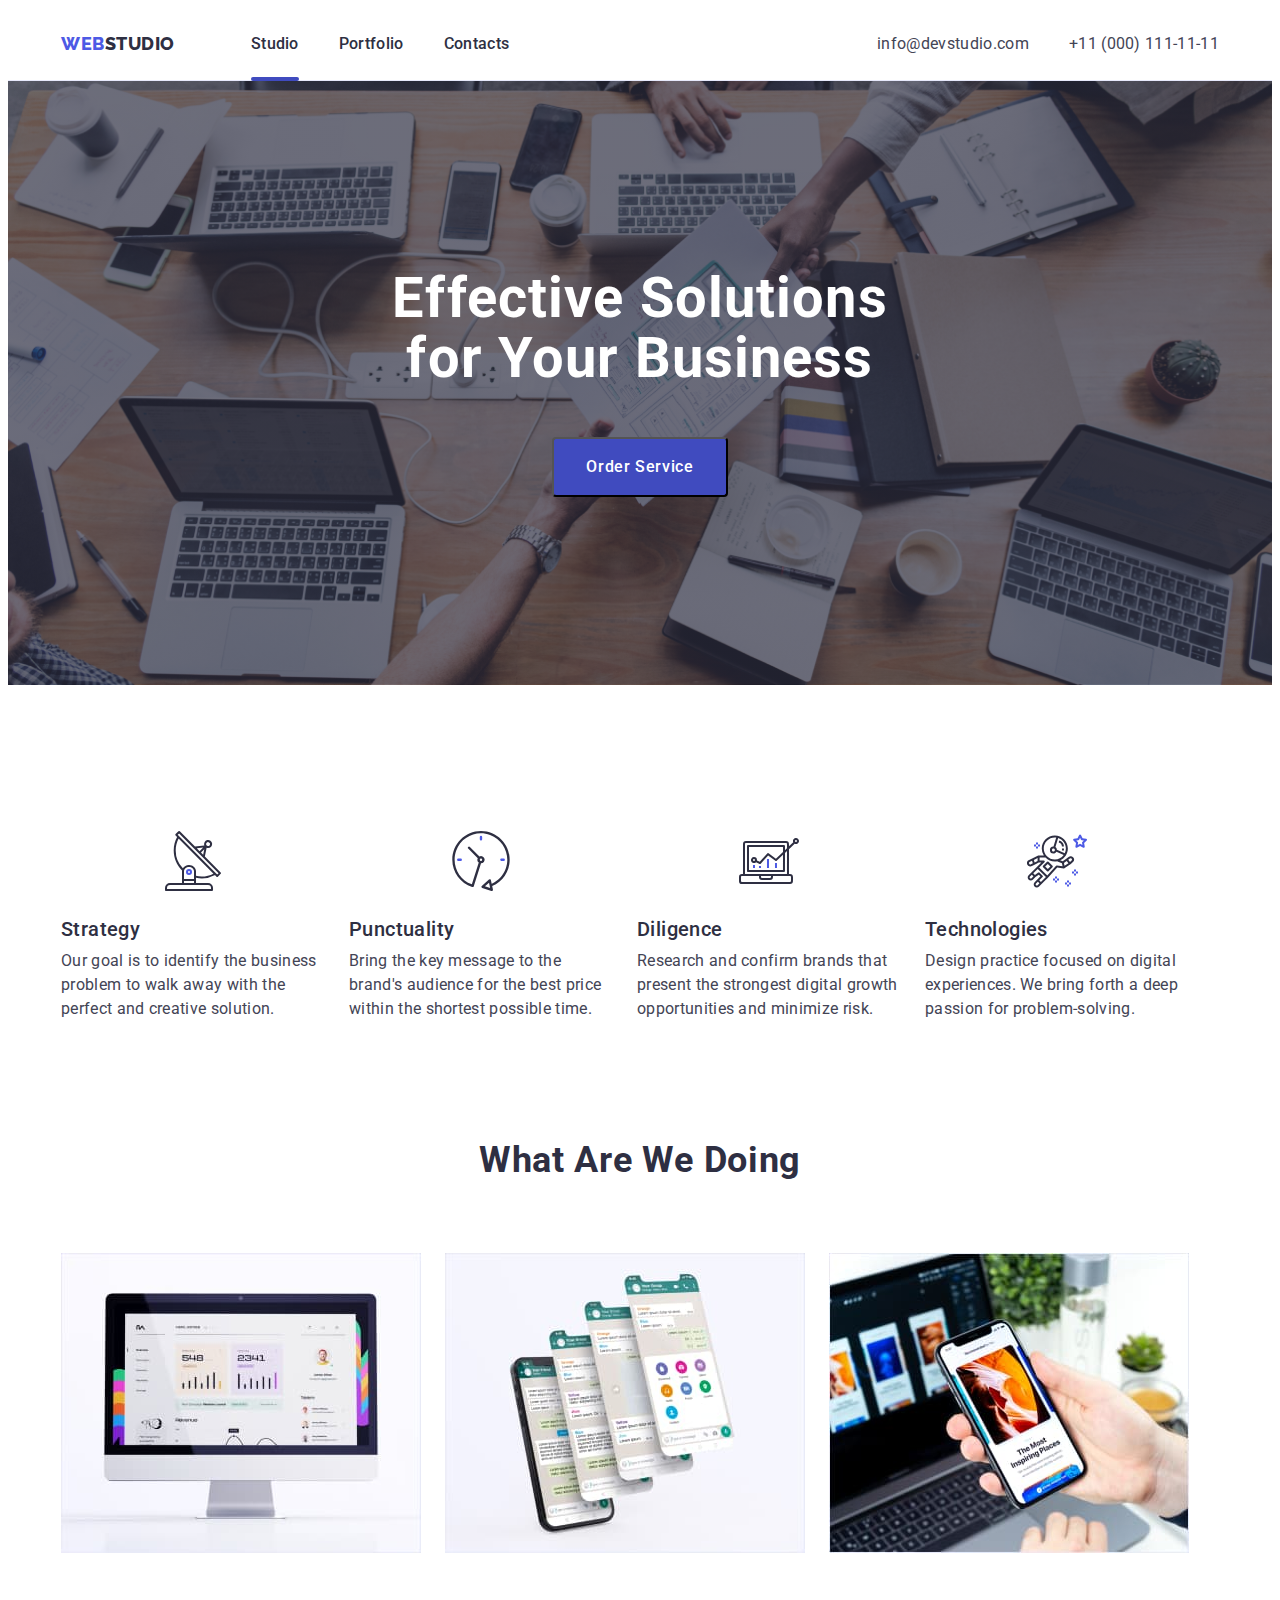
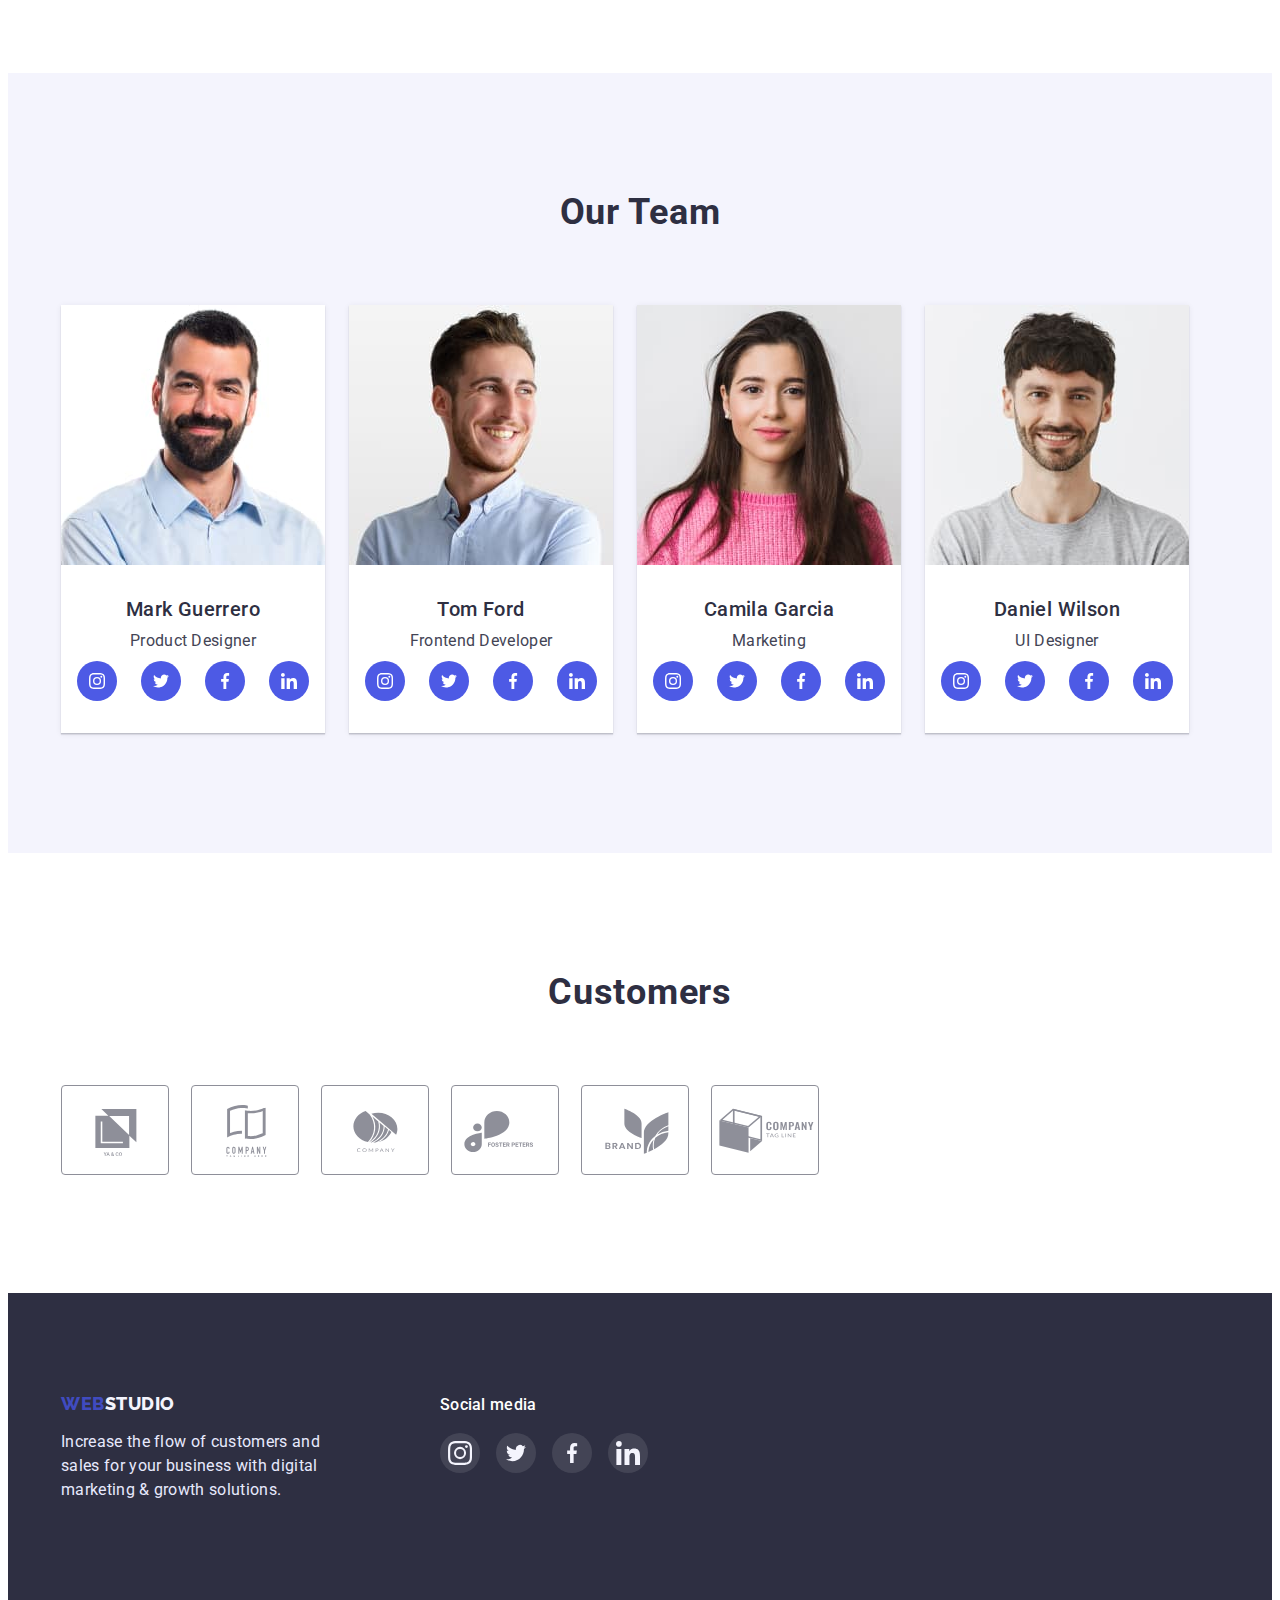
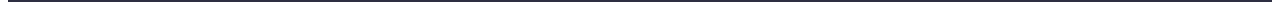
<file: index.html>
<!DOCTYPE html>
<html lang="en">
<head>
    <meta charset="UTF-8">
    <meta http-equiv="X-UA-Compatible" content="IE=edge">
    <meta name="viewport" content="width=device-width, initial-scale=1.0">
    <title>Main Page</title>
    <link rel="preconnect" href="https://fonts.googleapis.com">
<link rel="preconnect" href="https://fonts.gstatic.com" crossorigin>
<link href="https://fonts.googleapis.com/css2?family=Raleway:wght@800&family=Roboto:wght@400;500;700;900&display=swap" rel="stylesheet">
<link rel="stylesheet" href="https://cdnjs.cloudflare.com/ajax/libs/modern-normalize/1.1.0/modern-normalize.min.css" integrity="sha512-wpPYUAdjBVSE4KJnH1VR1HeZfpl1ub8YT/NKx4PuQ5NmX2tKuGu6U/JRp5y+Y8XG2tV+wKQpNHVUX03MfMFn9Q==" crossorigin="anonymous" referrerpolicy="no-referrer" />
<link rel="stylesheet" href="./css/styles.css">
</head>
<body>
    <header class="header">
<div class="container">
        <nav class="header-navigation">
        <a href="" target="_blank" rel="noopener noreferrer nofollow" class="logo-link link">WEB<span class="studio">STUDIO</span>
        </a>
        <ul class="header-list list">
            <li class="header-item"><a class="header-link link current" href="./index.html">Studio</a></li>
            <li class="header-item"><a class="header-link link" href="./portfolio.html">Portfolio</a></li>
            <li class="header-item"><a class="header-link link" href="">Contacts</a></li>
        </ul>
        </nav>
        <a class="header-mail link" href="mailto:info@devstudio.com">info@devstudio.com</a>
        <a class="header-tel link" href="tel:+110001111111">+11 (000) 111-11-11</a>   
    </div>
    </header>
    <main>
        <section class="hero">
            <div class="container">
        <h1 class="hero-title">Effective Solutions<br>for Your Business</h1>
        <button type="button" class="hero-btn btn" data-modal-open>Order Service</button>
           </div>
        </section>
        
        <section class="features">
            <div class="container">
            <h2 class="visually-hidden">web studio features</h2> 
            <ul class="features-list list">
                <li class="features-list-item">
                    <div class="feature-icon-plate">                    
                        <svg class="feature-icon" width="60" height="64">
                        <use href="./img/icons.svg#icon-antenna11">
                        </use>
                    </svg>
                </div>
                    <h3 class="features-point">Strategy</h3>
                    <p class="features-text">Our goal is to identify the business
problem to walk away with the perfect and creative solution. </p>
                </li>
                <li class="features-list-item">
                    <div class="feature-icon-plate">                    
                        <svg class="feature-icon" width="60" height="64">
                        <use href="./img/icons.svg#icon-clock11">
                        </use>
                    </svg>
                </div>
                    <h3 class="features-point">Punctuality</h3>
                    <p class="features-text">Bring the key message to the brand's audience for the best price within the shortest possible time.</p>
                </li>
                <li class="features-list-item">
                    <div class="feature-icon-plate">                    
                        <svg class="feature-icon" width="60" height="64">
                        <use href="./img/icons.svg#icon-diagram11">
                        </use>
                    </svg>
                </div>
                    <h3 class="features-point">Diligence</h3>
                    <p class="features-text">Research and confirm brands that present the strongest digital growth opportunities and minimize risk.</p>
                </li>
                <li class="features-list-item">
                    <div class="feature-icon-plate">                    
                        <svg class="feature-icon" width="60" height="64">
                        <use href="./img/icons.svg#icon-astronaut11">
                        </use>
                    </svg>
                </div>
                    <h3 class="features-point">Technologies</h3>
                    <p class="features-text">Design practice focused on digital experiences. We bring forth a deep passion for problem-solving.</p>
                </li>
            </ul>
            </div>
        </section>

        <section class="doing">
            <div class="container">
            <h2 class="doing-title">What are we doing</h2>
            <ul class="doing-list list">
                <li><img src="./img/comp.jpg" alt="computer" width="360" height="300"></li>
                <li><img src="./img/pages.jpg" alt="browser pages" width="360" height="300" ></li>
                <li><img src="./img/smartph.jpg" alt="smartphone" width="360" height="300"></li>
            </ul>
            </div>
        </section>

        <section class="team">
            <div class="container">
            <h2 class="team-title">our team</h2>
            <ul class="team-list list">
                <li class="team-list-item">
                    <img src="./img/prodes.jpg" alt="product designer" width="264" height="260">
                    <div class="team-member">
                    <h3 class="team-name">Mark Guerrero</h3>
                    <p class="team-position text">Product Designer</p>
                    <ul class="team-soc-list list">
                        <li class="team-soc-item"><a href="" class="team-soc-link link">
                            <svg class="team-soc-icon" width="16" height="16">
                                <use href="./img/icons.svg#icon-instagram11"></use>
                            </svg>
                        </a></li>
                        <li class="team-soc-item"><a href="" class="team-soc-link link">
                            <svg class="team-soc-icon" width="16" height="16">
                                <use href="./img/icons.svg#icon-twitter11"></use>
                            </svg>
                        </a></li>
                        <li class="team-soc-item"><a href="" class="team-soc-link link">
                            <svg class="team-soc-icon" width="16" height="16">
                                <use href="./img/icons.svg#icon-facebook11"></use>
                            </svg>
                        </a></li>
                        <li class="team-soc-item"><a href="" class="team-soc-link link">
                            <svg class="team-soc-icon" width="16" height="16">
                                <use href="./img/icons.svg#icon-linkedin11"></use>
                            </svg>
                        </a></li>
                    </ul>
                    </div>
                </li>
                 <li class="team-list-item">
                    <img src="./img/frontend.jpg" alt="frontend dev" width="264" height="260">
                    <div class="team-member">
                    <h3 class="team-name">Tom Ford</h3>
                    <p class="team-position text">Frontend Developer</p>
                    <ul class="team-soc-list list">
                        <li class="team-soc-item"><a href="" class="team-soc-link link">
                            <svg class="team-soc-icon" width="16" height="16">
                                <use href="./img/icons.svg#icon-instagram11"></use>
                            </svg>
                        </a></li>
                        <li class="team-soc-item"><a href="" class="team-soc-link link">
                            <svg class="team-soc-icon" width="16" height="16">
                                <use href="./img/icons.svg#icon-twitter11"></use>
                            </svg>
                        </a></li>
                        <li class="team-soc-item"><a href="" class="team-soc-link link">
                            <svg class="team-soc-icon" width="16" height="16">
                                <use href="./img/icons.svg#icon-facebook11"></use>
                            </svg>
                        </a></li>
                        <li class="team-soc-item"><a href="" class="team-soc-link link">
                            <svg class="team-soc-icon" width="16" height="16">
                                <use href="./img/icons.svg#icon-linkedin11"></use>
                            </svg>
                        </a></li>
                    </ul>
                    </div>
                </li>
                <li class="team-list-item">
                    <img src="./img/market.jpg" alt="marketing man" width="264" height="260">
                    <div class="team-member">
                    <h3 class="team-name">Camila Garcia</h3>
                    <p class="team-position text">Marketing</p>
                    <ul class="team-soc-list list">
                        <li class="team-soc-item"><a href="" class="team-soc-link link">
                            <svg class="team-soc-icon" width="16" height="16">
                                <use href="./img/icons.svg#icon-instagram11"></use>
                            </svg>
                        </a></li>
                        <li class="team-soc-item"><a href="" class="team-soc-link link">
                            <svg class="team-soc-icon" width="16" height="16">
                                <use href="./img/icons.svg#icon-twitter11"></use>
                            </svg>
                        </a></li>
                        <li class="team-soc-item"><a href="" class="team-soc-link link">
                            <svg class="team-soc-icon" width="16" height="16">
                                <use href="./img/icons.svg#icon-facebook11"></use>
                            </svg>
                        </a></li>
                        <li class="team-soc-item"><a href="" class="team-soc-link link">
                            <svg class="team-soc-icon" width="16" height="16">
                                <use href="./img/icons.svg#icon-linkedin11"></use>
                            </svg>
                        </a></li>
                    </ul>
                    </div>
                    </li>
                <li class="team-list-item">
                    <img src="./img/uides.jpg" alt="UI Designer" width="264" height="260">
                    <div class="team-member">
                    <h3 class="team-name">Daniel Wilson</h3>
                    <p class="team-position text">UI Designer</p>
                    <ul class="team-soc-list list">
                        <li class="team-soc-item"><a href="" class="team-soc-link link">
                            <svg class="team-soc-icon" width="16" height="16">
                                <use href="./img/icons.svg#icon-instagram11"></use>
                            </svg>
                        </a></li>
                        <li class="team-soc-item"><a href="" class="team-soc-link link">
                            <svg class="team-soc-icon" width="16" height="16">
                                <use href="./img/icons.svg#icon-twitter11"></use>
                            </svg>
                        </a></li>
                        <li class="team-soc-item"><a href="" class="team-soc-link link">
                            <svg class="team-soc-icon" width="16" height="16">
                                <use href="./img/icons.svg#icon-facebook11"></use>
                            </svg>
                        </a></li>
                        <li class="team-soc-item"><a href="" class="team-soc-link link">
                            <svg class="team-soc-icon" width="16" height="16">
                                <use href="./img/icons.svg#icon-linkedin11"></use>
                            </svg>
                        </a></li>
                    </ul>
                    </div>
                    </li>
            </ul>
        </div>

        </section>

        <section class="customers">
            <div class="container">
            <h2 class="custom-title">Customers</h2>
            <ul class="custom-list list">
                        <li class="custom-item"><a href="" class="custom-link link">
                            <svg class="custom-icon" width="104" height="56">
                                <use href="./img/icons.svg#icon-logo11"></use>
                            </svg>
                        </a></li>
                        <li class="custom-item"><a href="" class="custom-link link">
                            <svg class="custom-icon" width="104" height="56">
                                <use href="./img/icons.svg#icon-logo21"></use>
                            </svg>
                        </a></li>
                        <li class="custom-item"><a href="" class="custom-link link">
                            <svg class="custom-icon" width="104" height="56">
                                <use href="./img/icons.svg#icon-logo31"></use>
                            </svg>
                        </a></li>
                        <li class="custom-item"><a href="" class="custom-link link">
                            <svg class="custom-icon" width="104" height="56">
                                <use href="./img/icons.svg#icon-logo41"></use>
                            </svg>
                        </a></li>
                        <li class="custom-item"><a href="" class="custom-link link">
                            <svg class="custom-icon" width="104" height="56">
                                <use href="./img/icons.svg#icon-logo51"></use>
                            </svg>
                        </a></li>
                        <li class="custom-item"><a href="" class="custom-link link">
                            <svg class="custom-icon" width="104" height="56">
                                <use href="./img/icons.svg#icon-logo61"></use>
                            </svg>
                        </a></li>


                    </ul>
            </div>

        </section>
    </main>

    <footer class="footer">
        <div class="container">
            <div class="footer-left">
         <a href="" target="_blank" class="footer-logo-link link" rel="noopener noreferrer nofollow">
            WEB<span class="footer-studio">STUDIO</span>
        </a>
        <p class="footer-text text">Increase the flow of customers and <br>
            sales for your business with digital <br>
            marketing & growth solutions.</p>
            </div>
            <div class="footer-right">
                <h4 class="footer-media-title">Social media</h4>
                <ul class="footer-media-list list">
                        <li class="footer-soc-item"><a href="" class="footer-soc-link link">
                            <svg class="footer-soc-icon" width="24" height="24">
                                <use href="./img/icons.svg#icon-instagram11"></use>
                            </svg>
                        </a></li>
                        <li class="footer-soc-item"><a href="" class="footer-soc-link link">
                            <svg class="footer-soc-icon" width="24" height="20">
                                <use href="./img/icons.svg#icon-twitter11"></use>
                            </svg>
                        </a></li>
                        <li class="footer-soc-item"><a href="" class="footer-soc-link link">
                            <svg class="footer-soc-icon" width="20" height="24">
                                <use href="./img/icons.svg#icon-facebook11"></use>
                            </svg>
                        </a></li>
                        <li class="footer-soc-item"><a href="" class="footer-soc-link link">
                            <svg class="footer-soc-icon" width="24" height="24">
                                <use href="./img/icons.svg#icon-linkedin11"></use>
                            </svg>
                        </a></li>
                    </ul>
            </div>
        </div>
    </footer>
    <div class="backdrop is-hidden" data-modal>
         <div class="modal">
        <button type="button" class="modal-close" data-modal-close>
        <svg class="close-icon" width="8" height="8">
        <use href="./img/icons.svg#icon-close-button1"></use>
        </svg>     
        </button>
        </div>
        </div>
 <script src="./js/modal.js">
     </script>    
</body>
</html>
</file>
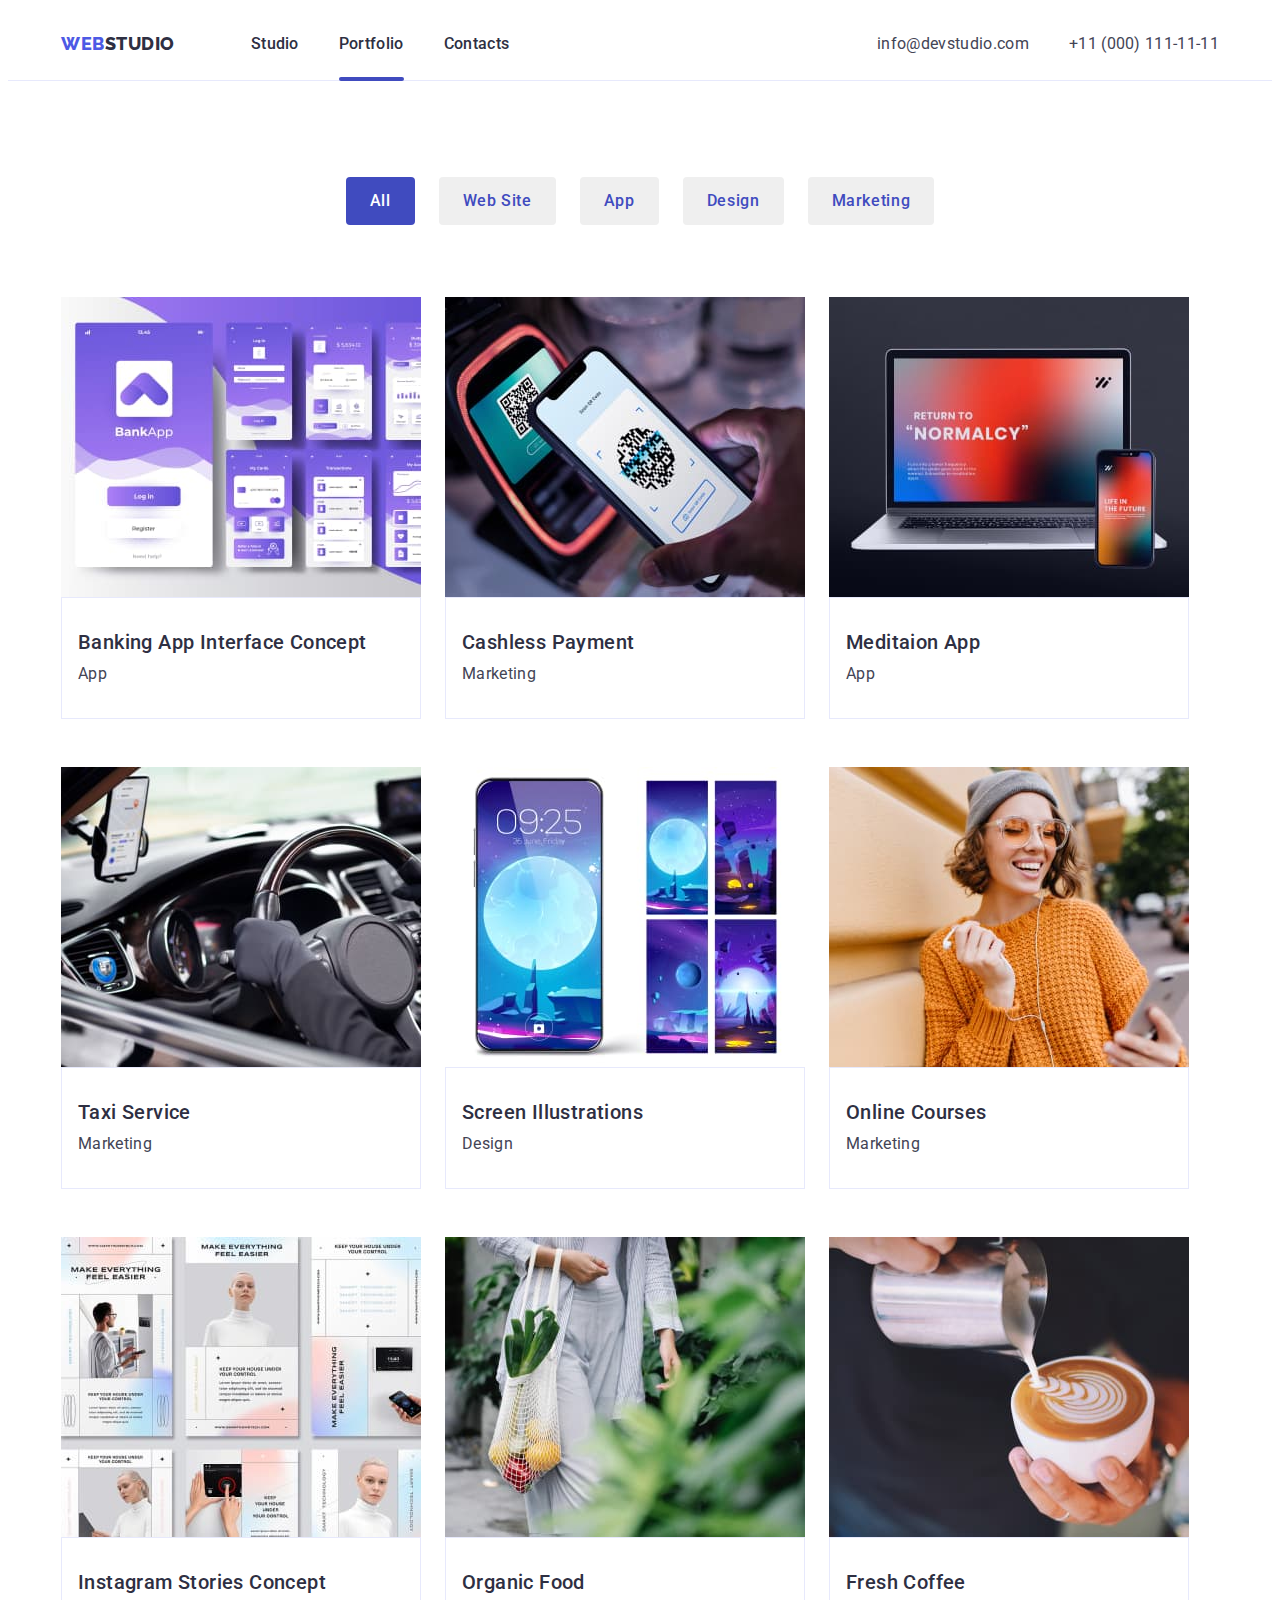
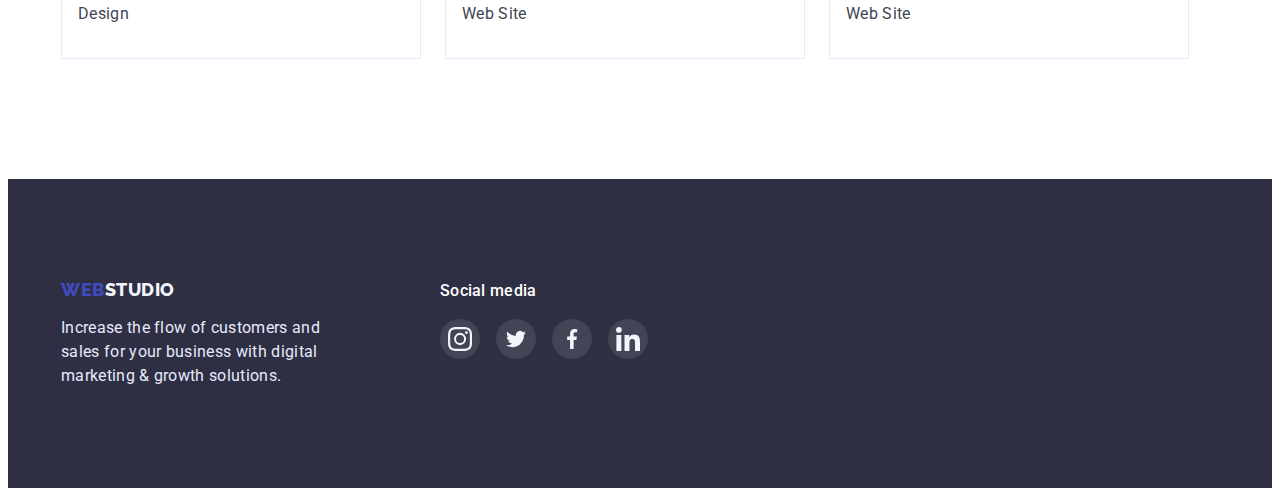
<file: portfolio.html>
<!DOCTYPE html>
<html lang="en">
<head>
    <meta charset="UTF-8">
    <meta http-equiv="X-UA-Compatible" content="IE=edge">
    <meta name="viewport" content="width=device-width, initial-scale=1.0">
    <title>Portfolio</title>
    <link rel="preconnect" href="https://fonts.googleapis.com">
<link rel="preconnect" href="https://fonts.gstatic.com" crossorigin>
<link href="https://fonts.googleapis.com/css2?family=Raleway:wght@800&family=Roboto:wght@400;500;700;900&display=swap" rel="stylesheet">
<link rel="stylesheet" href="https://cdnjs.cloudflare.com/ajax/libs/modern-normalize/1.1.0/modern-normalize.min.css" integrity="sha512-wpPYUAdjBVSE4KJnH1VR1HeZfpl1ub8YT/NKx4PuQ5NmX2tKuGu6U/JRp5y+Y8XG2tV+wKQpNHVUX03MfMFn9Q==" crossorigin="anonymous" referrerpolicy="no-referrer" />
<link rel="stylesheet" href="./css/styles.css">
</head>
<body>
    <header class="header">
        <div class="container">
            <nav class="header-navigation">
        <a href="" target="_blank" rel="noopener noreferrer nofollow" class="logo-link link">WEB<span class="studio">STUDIO</span>
        </a>
        <ul class="header-list list">
            <li class="header-item"><a class="header-link link" href="./index.html">Studio</a></li>
            <li class="header-item"><a class="header-link link current" href="./portfolio.html">Portfolio</a></li>
            <li class="header-item"><a class="header-link link" href="">Contacts</a></li>
        </ul>
        </nav>
        <a class="header-mail link" href="mailto:info@devstudio.com">info@devstudio.com</a>
        <a class="header-tel link" href="tel:+110001111111">+11 (000) 111-11-11</a>   
    </div>
    </header>
    <main>
        <section class="portfolio">
            <!-- button filters -->
           <div class="container">
            <ul class="filter-button-list list">
<li class="filter-button-item"><button type="button" class="all-btn btn">All</button></li>           
<li class="filter-button-item"><button type="button" class="filter-btn btn">Web Site</button></li>
<li class="filter-button-item"><button type="button" class="filter-btn btn">App</button></li>
<li class="filter-button-item"><button type="button" class="filter-btn btn">Design</button></li>
<li class="filter-button-item"><button type="button" class="filter-btn btn">Marketing</button></li>
</ul>
    <!-- portfolio pictures -->
        <ul class="port-pics-list list">
             <li class="port-pics-item">
                <div class="pics-top-wrap">
            <img src="./img/bank.jpg" alt="banking" width="360" height="300">
        <p class="pics-top-text">
            14 Stylish and User-Friendly App Design Concepts · 
            Task Manager App · Calorie Tracker App · 
            Exotic Fruit Ecommerce App · Cloud Storage App
        </p>    
        </div>
            <div class="port-pics-descr">
            <h3 class="port-pics-title">Banking App Interface Concept</h3>
            <p class="port-pics-text text">App</p>
        </div>
        </li>
        <li class="port-pics-item">
            <div class="pics-top-wrap">
            <img src="./img/cash.jpg" alt="cashless" width="360" height="300">
            <p class="pics-top-text">
            14 Stylish and User-Friendly App Design Concepts · 
            Task Manager App · Calorie Tracker App · 
            Exotic Fruit Ecommerce App · Cloud Storage App
        </p>    
            </div>
            <div class="port-pics-descr">
            <h3 class="port-pics-title">Cashless Payment</h3>
            <p class="port-pics-text text">Marketing</p>
        </div>
        </li>
        <li class="port-pics-item">
            <div class="pics-top-wrap">
            <img src="./img/medit.jpg" alt="meditation" width="360" height="300">
             <p class="pics-top-text">
            14 Stylish and User-Friendly App Design Concepts · 
            Task Manager App · Calorie Tracker App · 
            Exotic Fruit Ecommerce App · Cloud Storage App
        </p>       
            </div>
            <div class="port-pics-descr">
            <h3 class="port-pics-title">Meditaion App</h3>
            <p class="port-pics-text text">App</p>
        </div>
        </li>
        <li class="port-pics-item">
        <div class="pics-top-wrap">
            <img src="./img/taxi.jpg" alt="taxi" width="360" height="300">
           <p class="pics-top-text">
            14 Stylish and User-Friendly App Design Concepts · 
            Task Manager App · Calorie Tracker App · 
            Exotic Fruit Ecommerce App · Cloud Storage App
        </p>        
        </div>
            <div class="port-pics-descr">
            <h3 class="port-pics-title">Taxi Service</h3>
            <p class="port-pics-text text">Marketing</p>
        </div>
        </li>
        <li class="port-pics-item">
            <div class="pics-top-wrap">
            <img src="./img/screen.jpg" alt="screens" width="360" height="300">
            <p class="pics-top-text">
            14 Stylish and User-Friendly App Design Concepts · 
            Task Manager App · Calorie Tracker App · 
            Exotic Fruit Ecommerce App · Cloud Storage App
        </p>     
        </div>
            <div class="port-pics-descr">
            <h3 class="port-pics-title">Screen Illustrations</h3>
            <p class="port-pics-text text">Design</p>
        </div>
        </li>
        <li class="port-pics-item">
            <div class="pics-top-wrap">
            <img src="./img/courses.jpg" alt="cources" width="360" height="300">
        <p class="pics-top-text">
            14 Stylish and User-Friendly App Design Concepts · 
            Task Manager App · Calorie Tracker App · 
            Exotic Fruit Ecommerce App · Cloud Storage App
        </p>    
            </div>
            <div class="port-pics-descr">
            <h3 class="port-pics-title">Online Courses</h3>
            <p class="port-pics-text text">Marketing</p>
        </div>
        </li>
        <li class="port-pics-item">
            <div class="pics-top-wrap">
            <img src="./img/insta.jpg" alt="instagram stories" width="360" height="300">
            <p class="pics-top-text">
            14 Stylish and User-Friendly App Design Concepts · 
            Task Manager App · Calorie Tracker App · 
            Exotic Fruit Ecommerce App · Cloud Storage App
        </p>  
            </div>
            <div class="port-pics-descr">
            <h3 class="port-pics-title">Instagram Stories Concept</h3>
            <p class="port-pics-text text">Design</p>
        </div>
        </li>
        <li class="port-pics-item">
            <div class="pics-top-wrap">
            <img src="./img/food.jpg" alt="organic food" width="360" height="300">
            <p class="pics-top-text">
            14 Stylish and User-Friendly App Design Concepts · 
            Task Manager App · Calorie Tracker App · 
            Exotic Fruit Ecommerce App · Cloud Storage App
            </p>  
            </div>
            <div class="port-pics-descr">
            <h3 class="port-pics-title">Organic Food</h3>
            <p class="port-pics-text text">Web Site</p>
        </div>
        </li>
        <li class="port-pics-item">
            <div class="pics-top-wrap">
            <img src="./img/coffee.jpg" alt="coffee fresh" width="360" height="300">
            <p class="pics-top-text">
            14 Stylish and User-Friendly App Design Concepts · 
            Task Manager App · Calorie Tracker App · 
            Exotic Fruit Ecommerce App · Cloud Storage App
        </p>  
            </div>
            <div class="port-pics-descr">
            <h3 class="port-pics-title">Fresh Coffee</h3>
            <p class="port-pics-text text">Web Site</p>
        </div>
        </li>
    </ul>
</div>

</section>
    </main>
    <footer class="footer">
        <div class="container">
         <div class="footer-left">   
         <a href="" target="_blank" class="footer-logo-link link" rel="noopener noreferrer nofollow">
            WEB<span class="footer-studio">STUDIO</span>
        </a>
        <p class="footer-text text">Increase the flow of customers and <br>
            sales for your business with digital <br>
            marketing & growth solutions.</p>
    </div>
    <div class="footer-right">
                <h4 class="footer-media-title">Social media</h4>
                <ul class="footer-media-list list">
                        <li class="footer-soc-item"><a href="" class="footer-soc-link link">
                            <svg class="footer-soc-icon" width="24" height="24">
                                <use href="./img/icons.svg#icon-instagram11"></use>
                            </svg>
                        </a></li>
                        <li class="footer-soc-item"><a href="" class="footer-soc-link link">
                            <svg class="footer-soc-icon" width="24" height="20">
                                <use href="./img/icons.svg#icon-twitter11"></use>
                            </svg>
                        </a></li>
                        <li class="footer-soc-item"><a href="" class="footer-soc-link link">
                            <svg class="footer-soc-icon" width="20" height="24">
                                <use href="./img/icons.svg#icon-facebook11"></use>
                            </svg>
                        </a></li>
                        <li class="footer-soc-item"><a href="" class="footer-soc-link link">
                            <svg class="footer-soc-icon" width="24" height="24">
                                <use href="./img/icons.svg#icon-linkedin11"></use>
                            </svg>
                        </a></li>
                    </ul>
            </div>
        </div>
        </footer>
       
</body>
</html>
</file>
<file: css/styles.css>
:root {
    --heading-color: #2E2F42;
    --accent-color: #404BBF;
    --transit: 250ms cubic-bezier(0.4, 0, 0.2, 1);
}

p,h1,h2,h3,h4,h5,h6 {margin: 0;}
ul,ol {margin: 0; padding-left: 0;}

img {
  display:block;
  max-width: 100%;
  height: auto;
}

body {
    color: #434455;
    font-family: "Roboto", sans-serif;
}

.list {list-style: none;}
.link {text-decoration: none;}

.container {
  width: 1158px;
  padding-left: 15px;
  padding-right: 15px;
  /* outline: 1px solid red;   */
  margin: 0 auto;
}

/* -----header--- */
.header {
  background-color: #FFFFFF;
  border-bottom: 1px solid #E7E9FC;
  padding-top: 24px;
  padding-bottom: 24px;

}
.header > .container {
  display: flex;
}

.header-navigation {
  display:flex;
  align-items: center;
  margin-right: auto;
}
.logo-link {
font-family: 'Raleway', sans-serif;
font-weight: 800;
font-size: 18px;
line-height: 1.33;
align-items: center;
letter-spacing: 0.03em;
text-transform: uppercase;
color: #4D5AE5;
margin-right: 76px;
/* padding-left: auto;  */
}
.studio {
color: var(--heading-color);
}
.header-list {
  display: flex;
  align-items: center;
  gap: 40px;
  margin-right: auto;
}
.header-item {
}
.header-link {
position: relative;  
font-weight: 500;
font-size: 16px;
line-height: 1.5;
letter-spacing: 0.02em;
color: var(--heading-color);
transition: color var(--transit);
}

.header-link.current::after {
content: "";
position: absolute;
width: 100%;
height: 4px;
background-color: var(--accent-color);
border-radius: 2px;
left: 0;
bottom: -28px;
}

.header-tel {
 margin-left: 40px; 
}
.header-mail {
  
}

.header-link:hover,
.header-link:focus {
color: var(--accent-color)
}
.header-mail, .header-tel {
font-size: 16px;
line-height: 1.5;
letter-spacing: 0.02em;
color: #434455;
transition: color var(--transit);
}
.header-mail:hover,
.header-mail:focus {
  color: var(--accent-color); 
}
.header-tel:hover,
.header-tel:focus {
  color: var(--accent-color); 
}

/* ----HERO---- */
.hero {
 background-image: linear-gradient(rgba(46, 47, 66, 0.7),
 rgba(46, 47, 66, 0.7)), 
 url(../img/hero-bg.jpg);
 background-repeat: no-repeat;
 background-position: center;
 background-size: cover;
 max-width: 1440px;
 margin: 0 auto;
}
.hero > .container {

  padding-top: 188px; 
  padding-bottom: 188px; 

}

.hero-title {
font-size: 56px;
line-height: 1.07;
text-align: center;
letter-spacing: 0.02em;
color: #FFFFFF;
margin-bottom: 48px;
}

.hero-btn {
color: #FFFFFF;
background-color: var(--accent-color);
margin: 0 auto;
padding: 16px 32px;
border-radius: 4px;

}
.hero-btn:hover,
.hero-btn:focus {
  background-color: #4D5AE5;
}
.btn {
font-family: inherit;
font-weight: 500;
font-size: 16px;
line-height: 1.5;
display: flex;
align-items: center;
letter-spacing: 0.04em;
cursor: pointer;
}

/* -----FEATURES------ */
.features {
  padding-top: 120px;
  padding-bottom: 120px;
}
.visually-hidden {
position: absolute;
width: 1px;
height: 1px;
margin: -1px;
border: 0;
padding: 0;
white-space: nowrap;
clip-path: inset(100%);
clip: rect(0 0 0 0);
overflow: hidden;
}
.features-list {
  display:flex;
  gap: 24px;
 }
 .feature-icon-plate {
  width: 264px;
  height: 112px;
  display: flex;
  justify-content: center;
  align-items: center;
 }
  
.features-list-item {
}
.features-point {
font-weight: 500;
font-size: 20px;
line-height: 1.2;
letter-spacing: 0.02em;
color: var(--heading-color);
margin-bottom: 8px;
}
.features-text {
font-size: 16px;
line-height: 1.5;
letter-spacing: 0.02em;
width: 264px;
}

/* ----DOING--- */
.doing {
  padding-bottom: 120px;
}
.doing-title, .team-title, .custom-title {
font-size: 36px;
line-height: 1.11;
text-align: center;
letter-spacing: 0.02em;
text-transform: capitalize;
color: var(--heading-color);
margin-bottom: 72px;
}
.doing-list {
  display:flex;
  gap: 24px;
}

/* ------OUR---TEAM----- */

.team {
  padding-top: 120px;
  padding-bottom: 120px;
  background-color: #F4F4FD;
}
.team-list {
  display:flex;
  gap: 24px;
  text-align: center;
  
}
.team-list-item {
  background-color: #fff;
  box-shadow: 0px 1px 6px rgba(46, 47, 66, 0.08), 
  0px 1px 1px rgba(46, 47, 66, 0.16), 
  0px 2px 1px rgba(46, 47, 66, 0.08);
}
.team-name {
font-weight: 500;
font-size: 20px;
line-height: 1.2;
letter-spacing: 0.02em;
color: var(--heading-color);
margin-bottom: 8px;
}

.team-member {
  padding-top: 32px;
  padding-bottom: 32px;
}
.text {
font-size: 16px;
line-height: 1.5;
letter-spacing: 0.02em;
}
.team-position {
  margin-bottom: 8px;
}

/* -----icons----- */
.team-soc-list {
display: flex;
justify-content: center;
gap: 24px;
}
.team-soc-item {
  width: 40px;
  height: 40px;

}
.team-soc-link {
  width: 100%;
  height: 100%;
  background-color: #4D5AE5;
  border-radius: 50%;
  display: flex;
  align-items: center;
  justify-content: center;  
  transition: background-color var(--transit);                                                                                                                                                                                                                                                                                                                                                                                                                                      
}

.team-soc-link:hover,
.team-soc-link:focus {
  background-color: var(--accent-color);
}

.team-soc-icon {
  fill: #FFFFFF
}

/* ------CUSTOMERS----- */
.customers {
  padding-bottom: 120px;
  padding-top: 120px;
}


.custom-list {
  display: flex;
  gap: 24px;
}

.custom-item {
  width: calc((100%-120px)/6);
  height: 88px;
}
.custom-link {
  width: 100%;
  height: 100%;
  border: 1px solid #8E8F99;
  border-radius: 4px;
  display: flex;
  align-items: center;
  justify-content: center;
  transition: border-color var(--transit);
}
 .custom-link:hover {
  border-color: var(--accent-color);
 }

 .custom-link:focus {
  border-color: var(--accent-color);
 }

 .custom-link:hover .custom-icon {
  fill: var(--accent-color)
 }

 .custom-link:focus .custom-icon {
  fill: var(--accent-color)
 }
.custom-icon {
  fill: #8E8F99;
  transition: fill var(--transit);
  }


/* ----FOOTER---- */
.footer {
  padding-top:100px;
  padding-bottom: 100px;
  background-color: var(--heading-color);
  /* max-width: 1440px; */
  margin: 0 auto;
}
.footer > .container {
 display: flex; 
}

.footer-logo-link {
font-family: 'Raleway', sans-serif;
font-weight: 800;
font-size: 18px;
line-height: 1.17;
display: flex;
align-items: center;
letter-spacing: 0.03em;
text-transform: uppercase;
color: var(--accent-color);
margin-bottom: 16px;


}
.footer-studio {
color: #F4F4FD;

}
.footer-text {
color: #E7E9FD;
}

.footer-right {
  margin-left: 120px;
}
.footer-media-title {
font-weight: 500;
font-size: 16px;
line-height: 1.5;
letter-spacing: 0.02em;
color: #FFFFFF;
margin-bottom: 16px;
}
.footer-media-list {
display: flex;
justify-content: center;
gap: 16px;  
}
.footer-soc-item {
  width: 40px;
  height: 40px;
}
.footer-soc-link {
  width: 100%;
  height: 100%;
  background-color: rgba(255, 255, 255, 0.1);
  border-radius: 50%;
  display: flex;
  align-items: center;
  justify-content: center; 
  transition: background-color var(--transit); 
}

.footer-soc-link:hover, 
.footer-soc-link:focus 
 {
  background-color: #31D0AA;
}

.footer-soc-icon {
  fill: #f4f4fd;
  }

/* ---portfolio filters */
.portfolio {
  padding-top: 96px;
  padding-bottom: 120px;
}
.filter-button-list {
  display:flex;
  gap: 24px;
  justify-content: center;
  margin-bottom: 72px; 
 }
 
.filter-button-item {

} 

.all-btn {
text-align: center;
color: #FFFFFF;
background-color: #404BBF;

}
.filter-btn{
text-align: center;
color: var(--accent-color);

  }

.all-btn, .filter-btn {
  padding-top: 12px; 
  padding-bottom: 12px;
  padding-left: 24px;
  padding-right: 24px; 
  border: transparent;
  border-radius: 4px;
  transition: color var(--transit), 
  background-color var(--transit),
  box-shadow var(--transit);
}
.all-btn:hover,
.all-btn:focus {
  background-color: #FFFFFF;
  color: var(--accent-color);
  box-shadow: 0px 3px 1px rgba(0, 0, 0, 0.1), 
  0px 2px 1px rgba(0, 0, 0, 0.08), 
  0px 2px 2px rgba(0, 0, 0, 0.12);
  }



.filter-btn:hover,
.filter-btn:focus {
color: #FFFFFF;
background-color: var(--accent-color);
box-shadow: 0px 3px 1px rgba(0, 0, 0, 0.1), 
  0px 2px 1px rgba(0, 0, 0, 0.08), 
  0px 2px 2px rgba(0, 0, 0, 0.12);
}

/* ----PORTFOLIO PICTURES----- */

.port-pics-list {
  display:flex;
  flex-wrap: wrap;
  row-gap: 48px;
  column-gap: 24px;
  }

.port-pics-item {
  transition: box-shadow var(--transit);
}
  
.port-pics-item:hover {
  box-shadow: 0px 1px 6px rgba(46, 47, 66, 0.08), 
  0px 1px 1px rgba(46, 47, 66, 0.16), 
  0px 2px 1px rgba(46, 47, 66, 0.08);
}

.port-pics-item:hover .pics-top-text {
  transform: translateY(0);
}

.port-pics-item:focus .pics-top-text {
  transform: translateY(0);
}

.pics-top-wrap{
  position: relative;
  overflow: hidden;
}
.pics-top-text {
position: absolute;
top: 0;
font-size: 16px;
line-height: 1,5;
letter-spacing: 0.02em;
padding-top: 40px;
padding-left: 32px;
padding-right: 32px;
height: 100%;
color: #F4F4FD;
background-color: #4d5ae5;
transform: translateY(100%);
transition: transform var(--transit);
}

.port-pics-descr {
padding: 32px 16px;
border: 1px solid #E7E9FC;
}
.port-pics-title {
font-weight: 500;
font-size: 20px;
line-height: 1.2;
letter-spacing: 0.02em;
color: var(--heading-color);

}
.port-pics-text {
  margin-top: 8px;
  }

 /* -----MODAL---WINDOW--- */
 .backdrop {
  position: fixed;
  top:0;
  width: 100%;
  height: 100%;
  background-color: rgba(46, 47, 66, 0.4);
  transition: opacity var(--transit), 
  visibility var(--transit); 
 } 

 .modal {
  position: absolute;
  top: 50%;
  left: 50%;
  width: 408px;
  min-height: 576px;
  background-color: #fcfcfc;
  border-radius: 4px;
  transform: translate(-50%, -50%) scale(1) rotate(0);
  transition: transform var(--transit);
 }

 .modal-close {
  position: absolute;
  right: 24px;
  top: 24px;
  width: 24px;
  height: 24px;
  background-color: var(--accent-color);
  border-radius: 50%;
  border: none;
  display: flex;
  align-items: center;
  justify-content: center;
   }

   .backdrop.is-hidden .modal {
    transform: translate(-50%, -50%) scale(0) rotate(-360deg);
   }

   .is-hidden {
    opacity: 0;
    visibility: hidden;
    pointer-events: none;
   }

   .close-icon {
    fill: #ffffff;
   }
</file>
